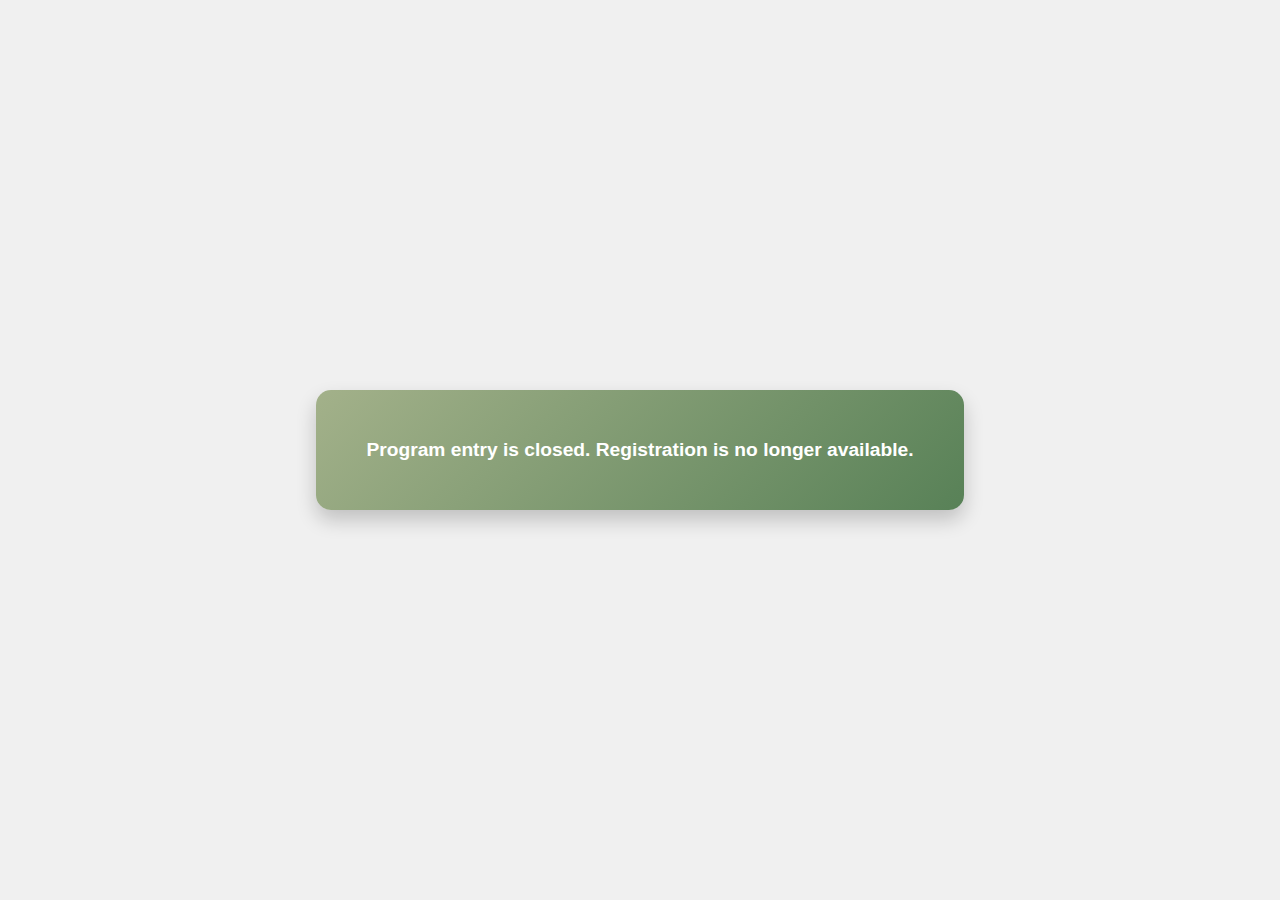
<file: index.html>
<!DOCTYPE html>
<html lang="en">
<head>
  <meta charset="UTF-8">
  <meta name="viewport" content="width=device-width, initial-scale=1.0">
  <title>Level Up Series – October Edition</title>
  <link href="https://fonts.googleapis.com/css2?family=Poppins:wght@400;600&display=swap" rel="stylesheet">
  <!-- <link rel="stylesheet" href="../styles/index.css"> -->
<style>
  body, html {
    height: 100%;
    margin: 0;
    font-family: Arial, sans-serif;
    display: flex;
    justify-content: center;
    align-items: center;
    background: #f0f0f0; /* optional page background */
  }

  .message-box {
    padding: 30px 50px;
    text-align: center;
    color: #fff;
    font-size: 1.2rem;
    font-weight: bold;
    border-radius: 15px;
    background: linear-gradient(135deg, #a3b18a, #588157);
    box-shadow: 0 10px 20px rgba(0,0,0,0.2);
  }
     @media (max-width: 600px) {
      .message-box {
        padding: 20px 10px;
      }
   }
</style>
</head>
<body>

<div class="message-box">
    <p>Program entry is closed. Registration is no longer available.</p>
</div>

  <!-- Hero / About Section -->
  <!-- <header>
    <h1 class="logo">growwithsana</h1>
    <h1>🌟 The Level-Up Series: October Edition 🌟</h1>
    <p><strong>Your month to reset, refocus, and rise.</strong></p>
    <p>Level-Up isn’t just another challenge—it’s a system designed to help you build clarity, discipline, and self-trust. Over the month, you’ll work on habits that actually stick, reflect on your progress, and step into a more focused, confident version of yourself.</p>
    <a href="form.html" class="join">Join Now</a>
  </header> -->

  <!-- About Section -->
  <!-- <section class="about-section">
    <h3>✨ What You’ll Get</h3>
   <section class="programPlans">
       <div class="plan">
          <h3>Level-Up Essentials</h3>
          <ul>
            <li>Goal-Setting Workshop</li>
            <li>Monthly Bullet Journaling Guide</li>
            <li>Weekly Reflection Sessions</li>
            <li>Month-End Review + Next Steps Plan</li>
            <li>Materials: Monthly Calendar + Habit Tracker</li>
            <li>Special focus on building a reading + journaling habit</li>
          </ul>
        </div>

        <div class="plan">
          <h3>Level-Up Intensive</h3>
          <p>Everything in Essentials, plus:</p>
          <ul>
            <li>Goal-Setting Workshop</li>
            <li>Monthly Bullet Journaling Guide</li>
            <li>Weekly Reflection Sessions</li>
            <li>Month-End Review + Next Steps Plan</li>
            <li>Materials: Monthly Calendar + Habit Tracker</li>
            <li>Special focus on building a reading + journaling habit</li>
            <li>Daily One-on-One WhatsApp Check-Ins</li>
            <li>Personalized Guidance & Accountability</li>
          </ul>
        </div>
   </section>

    <h3>🚀 Why Join?</h3>
    <p>This is your chance to take October seriously—no more drifting, no more excuses. With structured systems and consistent support, you’ll:</p>
    <ul>
      <li>✔ Build habits that last</li>
      <li>✔ Reflect, reset, and refocus weekly</li>
      <li>✔ Step into your most productive and disciplined self</li>
    </ul>

    <h3>💳 Payment & Plans</h3>
    <ul>
      <li>Level-Up Essentials – ₹399</li>
      <li>Level-Up Intensive – ₹499</li>
    </ul>

    <p>Once your payment is confirmed, you’ll get instant access to:</p>
    <ul>
      <li>All materials</li>
      <li>Session details</li>
      <li>Your onboarding steps</li>
    </ul>

    <p style="font-weight:600; text-align:center; margin-top:20px; font-size:1.1rem;">
      ✨ Let’s make October your most focused, productive, and disciplined month yet! ✨
    </p>
      <p style="text-align:center; margin:15px 0; font-size:1rem; color:#555;">
        👉 Click below to choose the program you want to join
      </p>
    <div class="joinButtons">
      <a href="form.html?program=essentials" class="join">Join Essentials</a>
      <a href="form.html?program=intensive" class="join">Join Intensive</a>
    </div>

  </section> -->

  


    <!-- Review / Testimonial Section -->
  <!-- <section class="reviewSection">
    <h2 style="text-align:center; margin-bottom:30px;">What People Say</h2>
    <div class="reviews">

      <div class="review-card">
        <p>"I've never lived my life this peacefully before. Small changes in routine and thought process added so much value. This month gave me the spirit to dream and believe I can do more, all because of this program ❤️"</p>
        <strong>---Anam</strong>
      </div>


      <div class="review-card">
        <p>"I'm doing good, alhamdulillah. Life feels balanced. Waking up early, reading, and giving 1 hour every day for deep work on my dream. Small steps are actually adding up 🌱💪"</p>
        <strong>---Husna</strong>
      </div>

      <div class="review-card">
        <p>"Life is going very well. I finally feel like I'm doing something for myself. I joined a camp and even a resin art workshop—things I’d been postponing. Also started reading books from your list, and I loved it 💖"</p>
        <strong>---Anamika</strong>
      </div>

      <div class="review-card">
        <p>"I’ve been able to follow through with the plan, and I can see a lot of changes. I’ve realized that if I take a decision strongly, I really can change my life on my own ✨💙"</p>
        <strong>---Sahla</strong>
      </div>

    </div>
  </section> -->


  <!-- Footer -->
  <!-- <footer>
    <h2 style="margin-bottom:15px; font-family:'Poppins', sans-serif; color:#4a7c59;">
      Grow With Sana
    </h2> -->

    <!-- Social Icons -->
    <!-- <div style="margin-bottom:15px; font-size:1.5rem;">
      <a href="https://www.instagram.com/growwith.sana/" target="_blank" style="text-decoration: none;">
        <img src="../assets/images/instagram (2).png" alt="Instagram">
      </a>
      <a href="https://www.youtube.com/@sana.binth.naseer" target="_blank" style="text-decoration: none;">
        <img src="../assets/images/youtube (2).png" alt="YouTube">
      </a>
      <a href="mailto:growwithsana.official@gmail.com" style="text-decoration: none;">
        <img src="../assets/images/email (2).png" alt="Email">
      </a>
    </div> -->

    <!-- Copyright -->
    <!-- <p style="font-size:0.9rem; color:#555;">© 2025 Grow With Sana | All Rights Reserved</p>
  </footer> -->



  <!-- <script>
    // Smooth scroll for anchor link
     document.querySelectorAll('a[href^="#"]').forEach(anchor => {
      anchor.addEventListener('click', function (e) {
        e.preventDefault();
        document.querySelector(this.getAttribute('href')).scrollIntoView({
          behavior: 'smooth'
        });
      });
    }); // Prevent right-click, but allow on input, textarea, and editable divs
    document.addEventListener('contextmenu', (event) => {
        const target = event.target;
        const allowedTags = ['INPUT', 'TEXTAREA'];
        
        if (!allowedTags.includes(target.tagName) && !target.isContentEditable) {
            event.preventDefault();
        }
    });

    document.addEventListener('keydown', (event) => {
        const target = event.target;
        const allowedTags = ['INPUT', 'TEXTAREA'];

        // Allow premium operations inside input and textarea
        if (allowedTags.includes(target.tagName) || target.isContentEditable) {
            return;
        }

        // Block F12, Ctrl+Shift+I, Ctrl+Shift+J, Ctrl+U
        if (
            event.keyCode === 123 || // F12
            (event.ctrlKey && event.shiftKey && (event.keyCode === 73 || event.keyCode === 74)) || // Ctrl+Shift+I or Ctrl+Shift+J
            (event.ctrlKey && event.keyCode === 85) // Ctrl+U
        ) {
            event.preventDefault();
        }
    });
  </script> -->
</body>
</html>
</file>
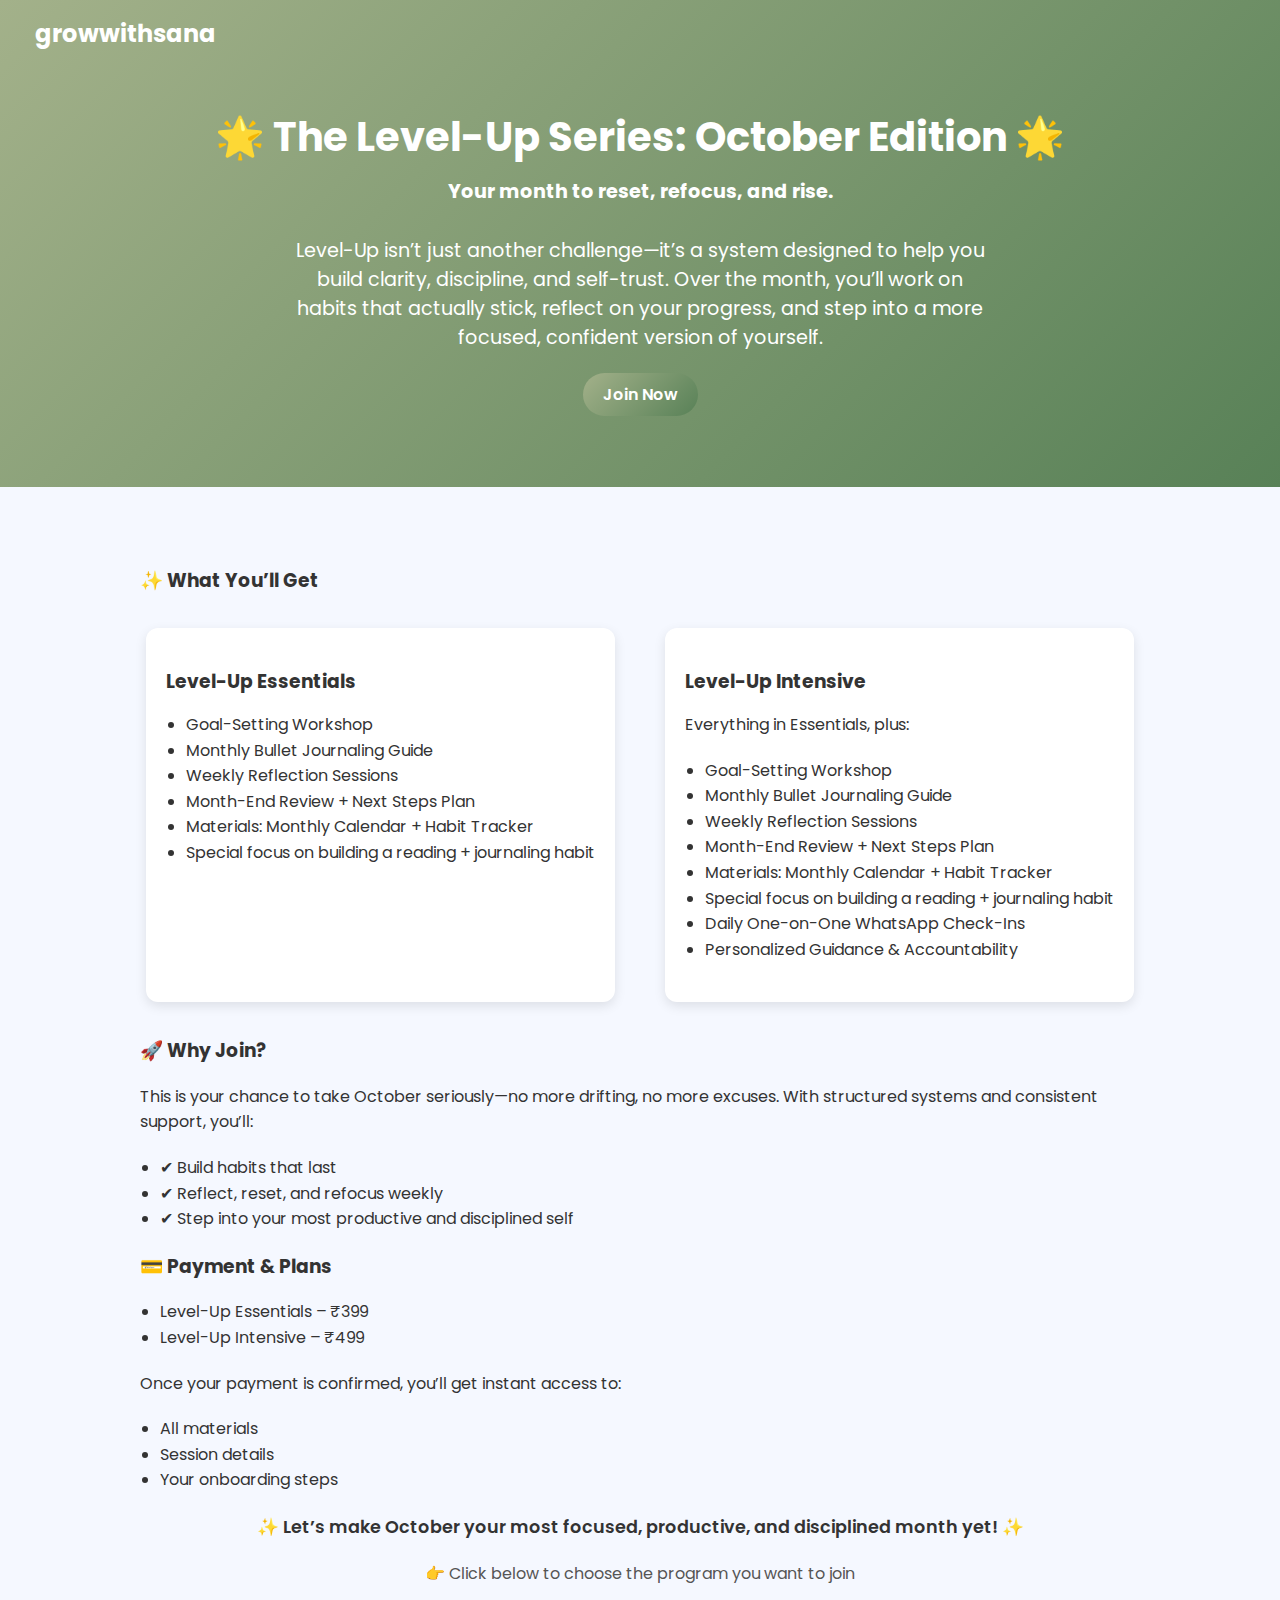
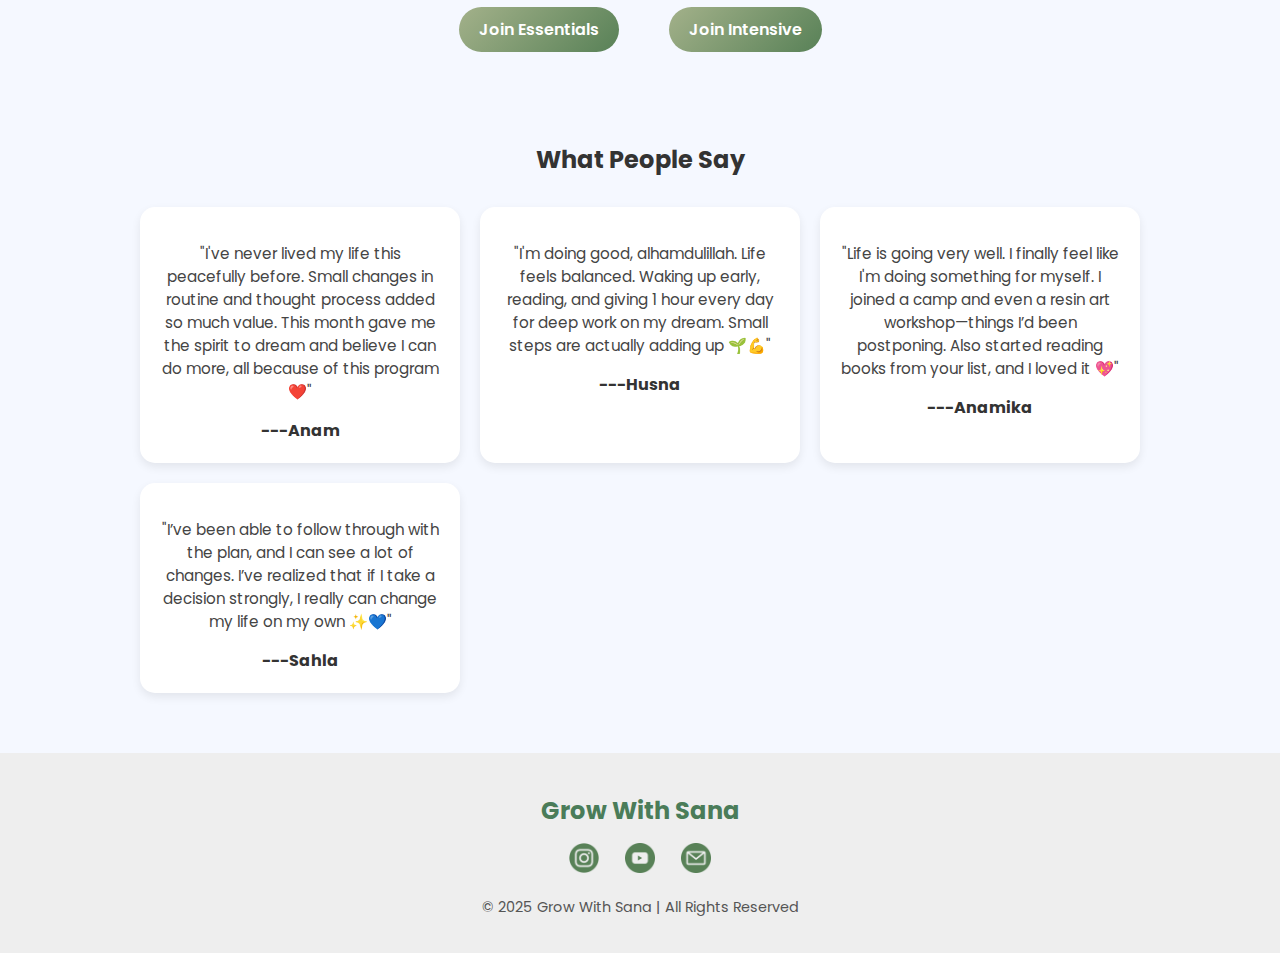
<file: templates/index.html>
<!DOCTYPE html>
<html lang="en">
<head>
  <meta charset="UTF-8">
  <meta name="viewport" content="width=device-width, initial-scale=1.0">
  <title>Level Up Series – October Edition</title>
  <link href="https://fonts.googleapis.com/css2?family=Poppins:wght@400;600&display=swap" rel="stylesheet">
  <link rel="stylesheet" href="../styles/index.css">
<!-- <style>
  body, html {
    height: 100%;
    margin: 0;
    font-family: Arial, sans-serif;
    display: flex;
    justify-content: center;
    align-items: center;
    background: #f0f0f0; /* optional page background */
  }

  .message-box {
    padding: 30px 50px;
    text-align: center;
    color: #fff;
    font-size: 1.2rem;
    font-weight: bold;
    border-radius: 15px;
    background: linear-gradient(135deg, #a3b18a, #588157);
    box-shadow: 0 10px 20px rgba(0,0,0,0.2);
  }
     @media (max-width: 600px) {
      .message-box {
        padding: 20px 10px;
      }
   }
</style> -->
</head>
<body>
<!-- 
<div class="message-box">
    <p>Program entry is closed. Registration is no longer available.</p>
</div> -->

  <!-- Hero / About Section -->
  <header>
    <h1 class="logo">growwithsana</h1>
    <h1>🌟 The Level-Up Series: October Edition 🌟</h1>
    <p><strong>Your month to reset, refocus, and rise.</strong></p>
    <p>Level-Up isn’t just another challenge—it’s a system designed to help you build clarity, discipline, and self-trust. Over the month, you’ll work on habits that actually stick, reflect on your progress, and step into a more focused, confident version of yourself.</p>
    <a href="form.html" class="join">Join Now</a>
  </header>

  <!-- About Section -->
  <section class="about-section">
    <h3>✨ What You’ll Get</h3>
   <section class="programPlans">
       <div class="plan">
          <h3>Level-Up Essentials</h3>
          <ul>
            <li>Goal-Setting Workshop</li>
            <li>Monthly Bullet Journaling Guide</li>
            <li>Weekly Reflection Sessions</li>
            <li>Month-End Review + Next Steps Plan</li>
            <li>Materials: Monthly Calendar + Habit Tracker</li>
            <li>Special focus on building a reading + journaling habit</li>
          </ul>
        </div>

        <div class="plan">
          <h3>Level-Up Intensive</h3>
          <p>Everything in Essentials, plus:</p>
          <ul>
            <li>Goal-Setting Workshop</li>
            <li>Monthly Bullet Journaling Guide</li>
            <li>Weekly Reflection Sessions</li>
            <li>Month-End Review + Next Steps Plan</li>
            <li>Materials: Monthly Calendar + Habit Tracker</li>
            <li>Special focus on building a reading + journaling habit</li>
            <li>Daily One-on-One WhatsApp Check-Ins</li>
            <li>Personalized Guidance & Accountability</li>
          </ul>
        </div>
   </section>

    <h3>🚀 Why Join?</h3>
    <p>This is your chance to take October seriously—no more drifting, no more excuses. With structured systems and consistent support, you’ll:</p>
    <ul>
      <li>✔ Build habits that last</li>
      <li>✔ Reflect, reset, and refocus weekly</li>
      <li>✔ Step into your most productive and disciplined self</li>
    </ul>

    <h3>💳 Payment & Plans</h3>
    <ul>
      <li>Level-Up Essentials – ₹399</li>
      <li>Level-Up Intensive – ₹499</li>
    </ul>

    <p>Once your payment is confirmed, you’ll get instant access to:</p>
    <ul>
      <li>All materials</li>
      <li>Session details</li>
      <li>Your onboarding steps</li>
    </ul>

    <p style="font-weight:600; text-align:center; margin-top:20px; font-size:1.1rem;">
      ✨ Let’s make October your most focused, productive, and disciplined month yet! ✨
    </p>
      <p style="text-align:center; margin:15px 0; font-size:1rem; color:#555;">
        👉 Click below to choose the program you want to join
      </p>
    <div class="joinButtons">
      <a href="form.html?program=essentials" class="join">Join Essentials</a>
      <a href="form.html?program=intensive" class="join">Join Intensive</a>
    </div>

  </section>

  


    <!-- Review / Testimonial Section -->
  <section class="reviewSection">
    <h2 style="text-align:center; margin-bottom:30px;">What People Say</h2>
    <div class="reviews">

      <div class="review-card">
        <p>"I've never lived my life this peacefully before. Small changes in routine and thought process added so much value. This month gave me the spirit to dream and believe I can do more, all because of this program ❤️"</p>
        <strong>---Anam</strong>
      </div>


      <div class="review-card">
        <p>"I'm doing good, alhamdulillah. Life feels balanced. Waking up early, reading, and giving 1 hour every day for deep work on my dream. Small steps are actually adding up 🌱💪"</p>
        <strong>---Husna</strong>
      </div>

      <div class="review-card">
        <p>"Life is going very well. I finally feel like I'm doing something for myself. I joined a camp and even a resin art workshop—things I’d been postponing. Also started reading books from your list, and I loved it 💖"</p>
        <strong>---Anamika</strong>
      </div>

      <div class="review-card">
        <p>"I’ve been able to follow through with the plan, and I can see a lot of changes. I’ve realized that if I take a decision strongly, I really can change my life on my own ✨💙"</p>
        <strong>---Sahla</strong>
      </div>

    </div>
  </section>


  <!-- Footer -->
  <footer>
    <h2 style="margin-bottom:15px; font-family:'Poppins', sans-serif; color:#4a7c59;">
      Grow With Sana
    </h2>

    <!-- Social Icons -->
    <div style="margin-bottom:15px; font-size:1.5rem;">
      <a href="https://www.instagram.com/growwith.sana/" target="_blank" style="text-decoration: none;">
        <img src="../assets/images/instagram (2).png" alt="Instagram">
      </a>
      <a href="https://www.youtube.com/@sana.binth.naseer" target="_blank" style="text-decoration: none;">
        <img src="../assets/images/youtube (2).png" alt="YouTube">
      </a>
      <a href="mailto:growwithsana.official@gmail.com" style="text-decoration: none;">
        <img src="../assets/images/email (2).png" alt="Email">
      </a>
    </div>

    <!-- Copyright -->
    <p style="font-size:0.9rem; color:#555;">© 2025 Grow With Sana | All Rights Reserved</p>
  </footer>



  <script>
    // Smooth scroll for anchor link
     document.querySelectorAll('a[href^="#"]').forEach(anchor => {
      anchor.addEventListener('click', function (e) {
        e.preventDefault();
        document.querySelector(this.getAttribute('href')).scrollIntoView({
          behavior: 'smooth'
        });
      });
    }); // Prevent right-click, but allow on input, textarea, and editable divs
    document.addEventListener('contextmenu', (event) => {
        const target = event.target;
        const allowedTags = ['INPUT', 'TEXTAREA'];
        
        if (!allowedTags.includes(target.tagName) && !target.isContentEditable) {
            event.preventDefault();
        }
    });

    document.addEventListener('keydown', (event) => {
        const target = event.target;
        const allowedTags = ['INPUT', 'TEXTAREA'];

        // Allow premium operations inside input and textarea
        if (allowedTags.includes(target.tagName) || target.isContentEditable) {
            return;
        }

        // Block F12, Ctrl+Shift+I, Ctrl+Shift+J, Ctrl+U
        if (
            event.keyCode === 123 || // F12
            (event.ctrlKey && event.shiftKey && (event.keyCode === 73 || event.keyCode === 74)) || // Ctrl+Shift+I or Ctrl+Shift+J
            (event.ctrlKey && event.keyCode === 85) // Ctrl+U
        ) {
            event.preventDefault();
        }
    });
  </script>
</body>
</html>
</file>
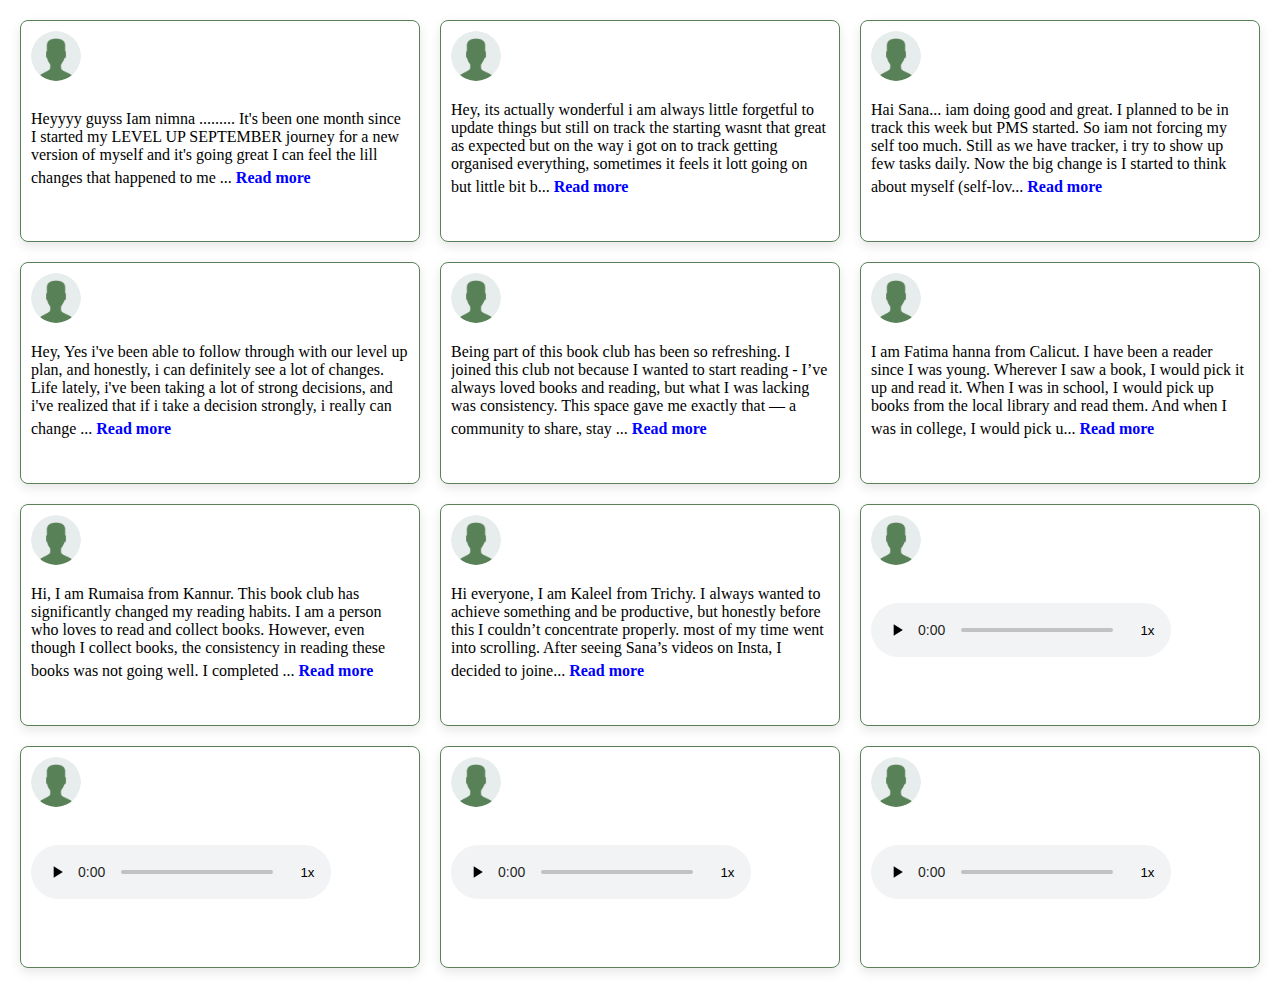
<file: feedback.html>
<!DOCTYPE html>
<html lang="en">
<head>
    <meta charset="UTF-8">
    <meta name="viewport" content="width=device-width, initial-scale=1.0">
    <title>Feedbacks</title>
    <link rel="stylesheet" href="feedback.css">
</head>
<body>
    <section class="boxContainer">

        <!-- 1st box-->
        <div class="boxes">
            <div class="boxTop">
                <div class="profileContainer">
                    <img src="male.png" alt="profile" class="profileImage">
                </div>
                <!-- <div class="profileDetails">
                    <strong class="profileName">Muhammed Sinan</strong>
                    <a href="#" class="profileID">@muhdsinan___</a>
                </div> -->
            </div>
            <div class="boxMiddle">
                <p class="profileFeedback">
                    Heyyyy guyss 
                        Iam nimna .........
                        It's been one month since I started my LEVEL UP SEPTEMBER journey for a new version of myself and it's going great I can feel the lill changes that happened to me
                        I finally decided to do something for myself and firstly I tried  a wheel of life and realised my weekpoints and decided the area's I need to focus on and for this month I choose personal growth 
                        and then I made it 
                        1️⃣specefic 
                        2️⃣Measurable 
                        3️⃣Attainable
                        4️⃣ Relevant 
                        5️⃣Time-Bounded 
                        Then I find out the action steps to focus to reach my goal and the possible obstacles and founded the solutions for that Then I started my journey..............
                        1️⃣ Wakeup before 6 
                        2️⃣Reading 20 minutes daily 
                        3️⃣Habit tracking 
                        4️⃣ Sapienism 
                        5️⃣ Gratitude journalling 
                        Reflexive journalling 
                        6️⃣physical win 
                        7️⃣ spiritual win
                        All this were the things I do consistently for a week and after that I started to break all the targets  one by one except Reading the only target  I did consistently was reading and I can proudly say that yes iam a reader 

                        ✅Habit tracking 
                        I found this habit tracking one of the most satisfying feeling it's the feeling of making progress it provides a clear evidence of my progress I tried my level best to keep the habit streak alive just like my snap streak i never missed twice if I miss one day I tried my level best to get back on track as quickly as possible 
                        Each measurement provides a little bit of evidence that iam moving in the right direction and a brief moment of immediate pleasure for a job well done🫶
                        ✅Level up 📚 club
                        I describe this book club as one of the best thing that happened this month it's really amazing to be a member of this book club all the guyss here is truly inspiring and I got a lot of insights and learned a lot from everyone as I mentioned above that the only target I did consistently was reading and that's because of the book club  all the guyss there give me the energy to complete my daily dose reading and the urge to post it on the group and I finished my 4 books of the month as l planned and iam really really happy for that it's the first tym in my life iam reading constantly for a month and I feel so proud of myself for completing my target 
                        1.Atomic habit ✅
                        2.Do epic shit ✅
                        3.Dopamine detox✅
                        4.Half girlfriend ✅
                        ✅Morning jogging
                        Here in delhi the morning walk at the kashmiri park feels like I found  home away from home the way all didi's dada's care for me the mandatory gossip sessions of the aunties all felt like am home moreover the positivity i gained at the morning
                        Even if I met with an accident and not able to continue jogging but the habit tracker motivated me and I started the yoga meditation within the limitations whatever happens I was not ready to stop the routine completely changed my mindset and iam really happy for the things happening around 

                        ✅ Sapienism 
                        The most exciting part of the day meeting a strange person a day and had a chit chat with that person making friends everywhere been  a social being as a first year student at delhi university everything feels so strange even the language culture sab alag alag hhe on behalf of this situation Sapienism gives a better understanding of the people around the culture everything 🫶

                        ✅Solo date
                        On of the best thing that l have ever done in my life and it's tooo long since I have been waiting for this solo date but I didn't gained that much self love or not conscious about the necessity of being into myself the solo journaling and reading date at lodhi garden gives me a new experience and realised the fact it's the best thing to treat yourself enjoy the vibe with yourself and keep growing 💗

                        Yeahhhhh...........
                        I have made this all work this month and l feels soo soo happy for myself founded a way new way to organize lyf and to moveon from all the hitting realities and to make myself proud and always happy in this journey of shaping myself I founded the truth that I can do all the things I want to do only thing matters effort consistency and the strong desire I just Started to enjoy the process that leads to my goal even if I attained it or not I will enjoy the process..........🫶
                        And it's all because of @growithsana🫶
                        You make me realise the fact that I can do all the things I wanted to you give me the spirit to go forward and it's all because of your mentorship Thankyouuu soo muchhh sanaa🫶
                

                        <span class="read-more">Read more</span>
                
                    </p>
            </div>
            <div class="boxBottom">
                <!-- <span class="feedbackActions">
                    <img src="unfav.png" alt="like" class="likeImage">
                </span> -->
                <!-- <span class="feedbackTime">
                    <p>08:10 PM | 23 March 2022</p>
                </span> -->
            </div>
        </div>



        <div class="boxes">
            <div class="boxTop">
                <div class="profileContainer">
                    <img src="male.png" alt="profile" class="profileImage">
                </div>
                <!-- <div class="profileDetails">
                    <strong class="profileName">Muhammed Sinan</strong>
                    <a href="#" class="profileID">@muhdsinan___</a>
                </div> -->
            </div>
            <div class="boxMiddle">
                <p class="profileFeedback">
                    Hey, its actually wonderful i am always little forgetful to update things but still on track the starting wasnt that great as expected but on the way i got on to track getting organised everything, sometimes it feels it lott going on but little bit by bit survived some days. Happy i did a decision to join this.
                
                
                     <span class="read-more">Read more</span>
                </p>
            </div>
            <div class="boxBottom">
                <!-- <span class="feedbackActions">
                    <img src="unfav.png" alt="like" class="likeImage">
                </span> -->
                <!-- <span class="feedbackTime">
                    <p>08:10 PM | 23 March 2022</p>
                </span> -->
            </div>
        </div>

        <!-- 2nd box-->
        <div class="boxes">
            <div class="boxTop">
                <div class="profileContainer">
                    <img src="male.png" alt="profile" class="profileImage">
                </div>
                <!-- <div class="profileDetails">
                    <strong class="profileName">Muhammed Sinan</strong>
                    <a href="#" class="profileID">@muhdsinan___</a>
                </div> -->
            </div>
            <div class="boxMiddle">
                <p class="profileFeedback">
                   Hai Sana... iam doing good and great. I planned to be in track this week but PMS started. So iam not forcing my self too much. Still as we have tracker, i try to show up few tasks daily. Now the big change is I started to think about myself (self-love) started focus on me than on others. Learned to be with me and more engaged with myself in a productive way. Thank you so much.
                
                
                
                     <span class="read-more">Read more</span>
                </p>
            </div>
            <div class="boxBottom">
                <!-- <span class="feedbackActions">
                    <img src="unfav.png" alt="like" class="likeImage">
                </span> -->
                <!-- <span class="feedbackTime">
                    <p>08:10 PM | 23 March 2022</p>
                </span> -->
            </div>
        </div>

        <!-- 3rd box-->
        <div class="boxes">
            <div class="boxTop">
                <div class="profileContainer">
                    <img src="male.png" alt="profile" class="profileImage">
                </div>
                <!-- <div class="profileDetails">
                    <strong class="profileName">Muhammed Sinan</strong>
                    <a href="#" class="profileID">@muhdsinan___</a>
                </div> -->
            </div>
            <div class="boxMiddle">
                <p class="profileFeedback">
                    Hey, Yes i've been able to follow through with our level up plan, and honestly, i can definitely see a lot of changes. Life lately, i've been taking a lot of strong decisions, and i've realized that if i take a decision strongly, i really can change my life on my own that's such a big thing for me. Also, yaa.. you are a beautiful stella that helped change my life, thank you.
           
                     <span class="read-more">Read more</span>
                    </p>
                </div>
            <div class="boxBottom">
                <!-- <span class="feedbackActions">
                    <img src="unfav.png" alt="like" class="likeImage">
                </span> -->
                <!-- <span class="feedbackTime">
                    <p>08:10 PM | 23 March 2022</p>
                </span> -->
            </div>
        </div>

        <!-- 4th box-->
        <div class="boxes">
            <div class="boxTop">
                <div class="profileContainer">
                    <img src="male.png" alt="profile" class="profileImage">
                </div>
                <!-- <div class="profileDetails">
                    <strong class="profileName">Muhammed Sinan</strong>
                    <a href="#" class="profileID">@muhdsinan___</a>
                </div> -->
            </div>
            <div class="boxMiddle">
                <p class="profileFeedback">
                    Being part of this book club has been so refreshing. I joined this club not because I wanted to start reading - I’ve always loved books and reading, but what I was lacking was consistency. This space gave me exactly that — a community to share, stay motivated, and grow together. Seeing the updates and reflections from other members really encourages us to pick up our books again and stay consistent.
                        Now having finished four books and starting fifth in just a month feels like a true achievement, and I’m so grateful for it. 
                        And Sana Honestly, the way you’ve created this space at such a young age is truly admirable.Thank you for all the effort you put in, it means a lot.✨

                        Here’s to spaces that makes us pause, reflect and grow.September felt lighter, brighter and more mindful!
                        Grateful for what you are doing Sana!!And Thank you everyone😇❤️
                
                     <span class="read-more">Read more</span>
                    </p>
            </div>
            <div class="boxBottom">
                <!-- <span class="feedbackActions">
                    <img src="unfav.png" alt="like" class="likeImage">
                </span> -->
                <!-- <span class="feedbackTime">
                    <p>08:10 PM | 23 March 2022</p>
                </span> -->
            </div>
        </div>


        <!-- 5th box-->
        <div class="boxes">
            <div class="boxTop">
                <div class="profileContainer">
                    <img src="male.png" alt="profile" class="profileImage">
                </div>
                <!-- <div class="profileDetails">
                    <strong class="profileName">Muhammed Sinan</strong>
                    <a href="#" class="profileID">@muhdsinan___</a>
                </div> -->
            </div>
            <div class="boxMiddle">
                <p class="profileFeedback">
                   I am Fatima hanna from Calicut. I have been a reader since I was young. Wherever I saw a book, I would pick it up and read it. When I was in school, I would pick up books from the local library and read them. And when I was in college, I would pick up books from the library and read them. I've been at home for about 8 months now because I am not feeling well. That's why I don't touch or read books very much. The main reason for that is that I don't have any books. I never even thought about buying my own books because I always got free books. I haven't read a book in about 8 months, so it's been very difficult to get back into reading, but this one book club helped get me back into reading. So I bought two books like mine. I also learned how we can romanticize book reading through this book club. Alhamdulillah I completed two books in this month. Now I am reading Third book of this month. The first book I read this month is Atomic habits, and second one പോരാളികളുടെ ദേശം, and now am reading മദീനയിലേക്ക് ഒരു പ്രണയലേഖനം.
                
                
                     <span class="read-more">Read more</span>
                </p>
            </div>
            <div class="boxBottom">
                <!-- <span class="feedbackActions">
                    <img src="unfav.png" alt="like" class="likeImage">
                </span> -->
                <!-- <span class="feedbackTime">
                    <p>08:10 PM | 23 March 2022</p>
                </span> -->
            </div>
        </div>



        <!-- 5th box-->
        <div class="boxes">
            <div class="boxTop">
                <div class="profileContainer">
                    <img src="male.png" alt="profile" class="profileImage">
                </div>
                <!-- <div class="profileDetails">
                    <strong class="profileName">Muhammed Sinan</strong>
                    <a href="#" class="profileID">@muhdsinan___</a>
                </div> -->
            </div>
            <div class="boxMiddle">
                <p class="profileFeedback">
                   Hi, I am Rumaisa from Kannur. This book club has significantly changed my reading habits. I am a person who loves to read and collect books. However, even though I collect books, the consistency in reading these books was not going well. I completed a book in 5 months. I tried to complete it quickly, but somehow I couldn't do that.
But this community made me a consistent reader. Now I read every day by spending one hour; I make time for reading. All these are because of the motivation from Sana and everyone in this community. 
Alhamdulillah😇, I completed 2 books this month, Atomic Habits and Kadeeja, and currently I am reading Before the Coffee Gets Cold, and I have also started to read Forty Rules of Love. 
It's a big achievement for me. Thank you very much, Sana, and everyone.🌝❤️
                
 <span class="read-more">Read more</span>

</p>
            </div>
            <div class="boxBottom">
                <!-- <span class="feedbackActions">
                    <img src="unfav.png" alt="like" class="likeImage">
                </span> -->
                <!-- <span class="feedbackTime">
                    <p>08:10 PM | 23 March 2022</p>
                </span> -->
            </div>
        </div>



        <!-- 5th box-->
        <div class="boxes">
            <div class="boxTop">
                <div class="profileContainer">
                    <img src="male.png" alt="profile" class="profileImage">
                </div>
                <!-- <div class="profileDetails">
                    <strong class="profileName">Muhammed Sinan</strong>
                    <a href="#" class="profileID">@muhdsinan___</a>
                </div> -->
            </div>
            <div class="boxMiddle">
                <p class="profileFeedback">
                   Hi everyone, I am Kaleel from Trichy. I always wanted to achieve something and be productive, but honestly before this I couldn’t concentrate properly. most of my time went into scrolling.
      After seeing Sana’s videos on Insta, I decided to joined a book club. Something really changed. I got inspired to start reading books and slowly began my reading journey. I also learned how to do things independently without depending too much on others. Joining this group has given me self-improvement and a community of like minded people.
     I haven’t fully completed a book yet, but I’m reading in parallel A Man Called Ove, Atomic Habits and Days at the Morisaki Bookshop. These books have already brought many small lifestyle changes, and now whenever I get free time in class, I read. It feels very different and really good for me.

Thank you  Sana ❤️
               

                     <span class="read-more">Read more</span>
</p>
            </div>
            <div class="boxBottom">
                <!-- <span class="feedbackActions">
                    <img src="unfav.png" alt="like" class="likeImage">
                </span> -->
                <!-- <span class="feedbackTime">
                    <p>08:10 PM | 23 March 2022</p>
                </span> -->
            </div>
        </div>





        <!-- 6th box-->
        <div class="boxes">
            <div class="boxTop">
                <div class="profileContainer">
                    <img src="male.png" alt="profile" class="profileImage">
                </div>
                <!-- <div class="profileDetails">
                    <strong class="profileName">Muhammed Sinan</strong>
                    <a href="#" class="profileID">@muhdsinan___</a>
                </div> -->
            </div>
            <div class="boxMiddle">
                <p class="profileFeedback">
                   <audio controls controlsList="nodownload noplaybackrate novolume" class="myAudio">
                    <source src="audio1.ogg" type="audio/ogg">
                    Your browser does not support the audio element.
                    </audio>

                    <!-- WhatsApp style speed button -->
                    <button class="speedBtn">1x</button>


                </p>
            </div>
            <div class="boxBottom">
                <!-- <span class="feedbackActions">
                    <img src="unfav.png" alt="like" class="likeImage">
                </span> -->
                <!-- <span class="feedbackTime">
                    <p>08:10 PM | 23 March 2022</p>
                </span> -->
            </div>
        </div>
        <!-- 6th box-->
        <div class="boxes">
            <div class="boxTop">
                <div class="profileContainer">
                    <img src="male.png" alt="profile" class="profileImage">
                </div>
                <!-- <div class="profileDetails">
                    <strong class="profileName">Muhammed Sinan</strong>
                    <a href="#" class="profileID">@muhdsinan___</a>
                </div> -->
            </div>
            <div class="boxMiddle">
                <p class="profileFeedback">
                   <audio controls controlsList="nodownload noplaybackrate novolume" class="myAudio">
                    <source src="audio2.ogg" type="audio/ogg">
                    Your browser does not support the audio element.
                    </audio>

                    <!-- WhatsApp style speed button -->
                    <button class="speedBtn">1x</button>


                </p>
            </div>
            <div class="boxBottom">
                <!-- <span class="feedbackActions">
                    <img src="unfav.png" alt="like" class="likeImage">
                </span> -->
                <!-- <span class="feedbackTime">
                    <p>08:10 PM | 23 March 2022</p>
                </span> -->
            </div>
        </div>
        <!-- 6th box-->
        <div class="boxes">
            <div class="boxTop">
                <div class="profileContainer">
                    <img src="male.png" alt="profile" class="profileImage">
                </div>
                <!-- <div class="profileDetails">
                    <strong class="profileName">Muhammed Sinan</strong>
                    <a href="#" class="profileID">@muhdsinan___</a>
                </div> -->
            </div>
            <div class="boxMiddle">
                <p class="profileFeedback">
                   <audio controls controlsList="nodownload noplaybackrate novolume" class="myAudio">
                    <source src="audio3.ogg" type="audio/ogg">
                    Your browser does not support the audio element.
                    </audio>

                    <!-- WhatsApp style speed button -->
                    <button class="speedBtn">1x</button>


                </p>
            </div>
            <div class="boxBottom">
                <!-- <span class="feedbackActions">
                    <img src="unfav.png" alt="like" class="likeImage">
                </span> -->
                <!-- <span class="feedbackTime">
                    <p>08:10 PM | 23 March 2022</p>
                </span> -->
            </div>
        </div>
        <!-- 6th box-->
        <div class="boxes">
            <div class="boxTop">
                <div class="profileContainer">
                    <img src="male.png" alt="profile" class="profileImage">
                </div>
                <!-- <div class="profileDetails">
                    <strong class="profileName">Muhammed Sinan</strong>
                    <a href="#" class="profileID">@muhdsinan___</a>
                </div> -->
            </div>
            <div class="boxMiddle">
                <p class="profileFeedback">
                   <audio controls controlsList="nodownload noplaybackrate novolume" class="myAudio">
                    <source src="audio4.ogg" type="audio/ogg">
                    Your browser does not support the audio element.
                    </audio>

                    <!-- WhatsApp style speed button -->
                    <button class="speedBtn">1x</button>


                </p>
            </div>
            <div class="boxBottom">
                <!-- <span class="feedbackActions">
                    <img src="unfav.png" alt="like" class="likeImage">
                </span> -->
                <!-- <span class="feedbackTime">
                    <p>08:10 PM | 23 March 2022</p>
                </span> -->
            </div>
        </div>
    </section>


<style>
.boxMiddle {
    max-height: 150px; /* initial collapsed height */
    overflow: hidden;
    position: relative;
}

.boxMiddle.expanded {
    max-height: 400px; /* or any height that allows scrolling */
    overflow-y: auto; /* enable vertical scroll */
}

.read-more {
    display: inline-block;
    margin-top: 5px;
    color: blue;
    cursor: pointer;
    font-weight: bold;
}
</style>

<script>
document.querySelectorAll('.boxes').forEach(box => {
    const p = box.querySelector('.profileFeedback');
    const textOnly = p.textContent.trim();

    if(textOnly.length > 250){
        const shortText = textOnly.slice(0, 250) + '...';
        p.innerHTML = `
            <span class="short-text">${shortText}</span>
            <span class="read-more">Read more</span>
        `;

        const btn = p.querySelector('.read-more');
        btn.addEventListener('click', () => {
            box.querySelector('.boxMiddle').classList.add('expanded');
            const shortSpan = p.querySelector('.short-text');
            if(shortSpan) {
                shortSpan.textContent = textOnly; // replace only the short span
            }
            btn.remove(); // remove the read more button
        });
    }
});

</script>



    
   <script>
       document.querySelectorAll('.boxes').forEach(box => {
    const audio = box.querySelector('.myAudio');
    const speedBtn = box.querySelector('.speedBtn');
    if(!audio || !speedBtn) return;

    const speeds = [1, 1.5, 2];
    let currentIndex = 0;

    speedBtn.addEventListener("click", () => {
        currentIndex = (currentIndex + 1) % speeds.length;
        audio.playbackRate = speeds[currentIndex];
        speedBtn.textContent = speeds[currentIndex] + "x";
    });

    audio.volume = 1.0;
    audio.addEventListener("volumechange", () => {
        if (audio.volume !== 1.0) audio.volume = 1.0;
    });
});


    </script>
</body>
</html>
</file>
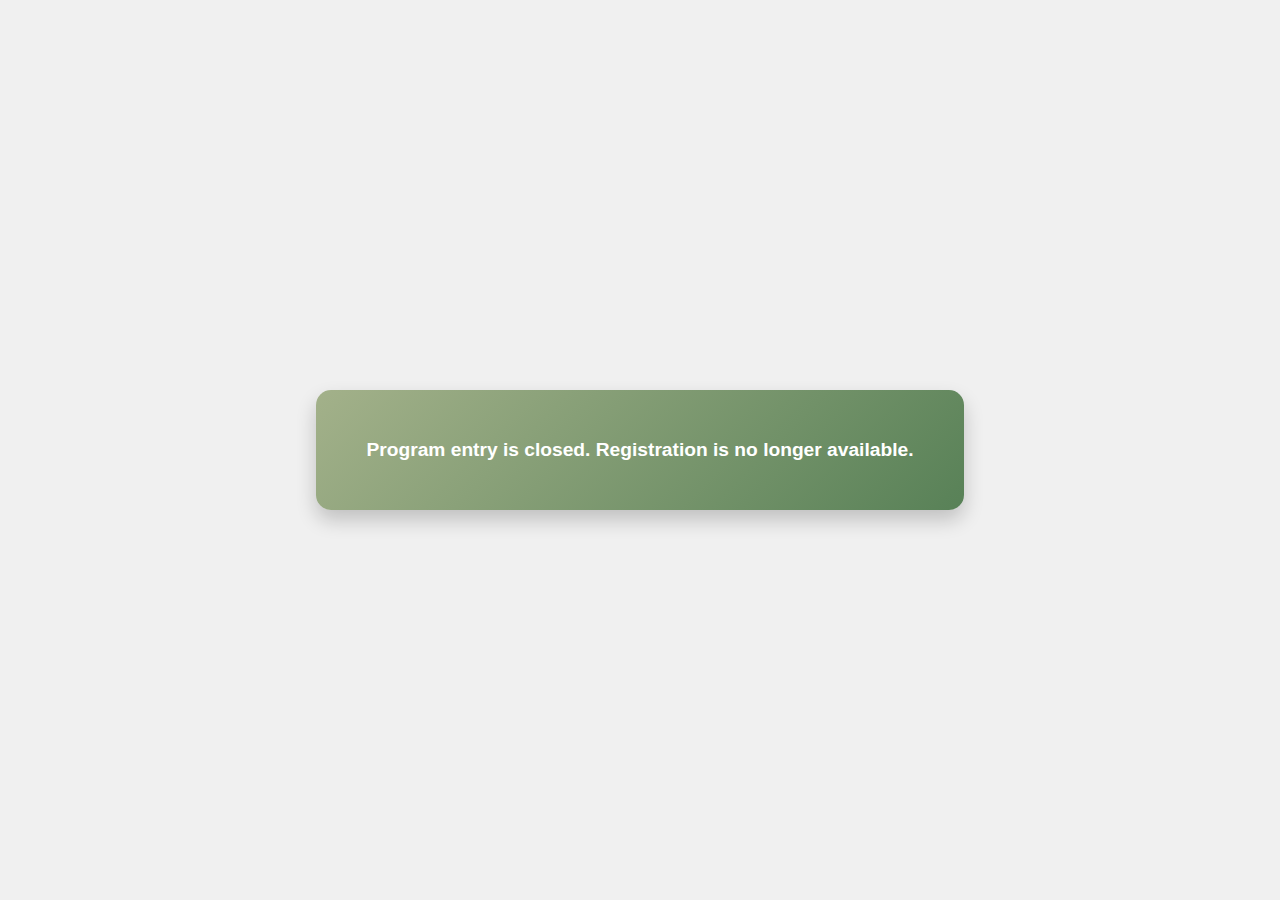
<file: form.html>
<!DOCTYPE html>
<html lang="en">
<head>
  <meta charset="UTF-8">
  <meta name="viewport" content="width=device-width, initial-scale=1.0">
  <title>Level Up Series – Registration</title>
  <!-- <link rel="stylesheet" href="../styles/form.css"> -->
<style>
  body, html {
    height: 100%;
    margin: 0;
    font-family: Arial, sans-serif;
    display: flex;
    justify-content: center;
    align-items: center;
    background: #f0f0f0; /* optional page background */
  }

  .message-box {
    padding: 30px 50px;
    text-align: center;
    color: #fff;
    font-size: 1.2rem;
    font-weight: bold;
    border-radius: 15px;
    background: linear-gradient(135deg, #a3b18a, #588157);
    box-shadow: 0 10px 20px rgba(0,0,0,0.2);
  }
     @media (max-width: 600px) {
      .message-box {
        padding: 20px 10px;
      }
   }
</style>
</head>
<body>

<div class="message-box">
    <p>Program entry is closed. Registration is no longer available.</p>
</div>

    <!-- Payment Section -->
    <!-- <section id="paymentSection">
      <div class="payment-section">
        <h2>Step 1: Select Your Program & Make Payment</h2> -->

        <!-- Program Selection -->
        <!-- <div class="program-options">
          <label class="program-card">
            <input type="radio" name="program" value="399" data-name="Level-Up Essentials" checked>
            Level-Up Essentials<br>(₹399)
          </label>
          <label class="program-card">
            <input type="radio" name="program" value="499" data-name="Level-Up Intensive">
            Level-Up Intensive<br>(₹499)
          </label>
        </div> -->

        <!-- Bank Transfer Info -->
        <!-- <p>Please make the payment to the following bank account:</p>
        <div class="bank-details" style="margin:15px 0; padding:15px; border:1px solid #ccc; border-radius:10px; background:#f9f9f9;">
          <p>
            <strong>Account Number:</strong> 
            <span id="accountNumber">42364460586</span>
            <button class="copy-btn" data-copy-target="accountNumber">Copy</button>
          </p>
          <p>
            <strong>IFSC Code:</strong> 
            <span id="ifscCode">SBIN0070199</span>
            <button class="copy-btn" data-copy-target="ifscCode">Copy</button>
          </p>
          <p><strong>Bank:</strong> State Bank of India</p>
        </div>
        <p class="hint"><strong>After your payment, click the "Done Payment" button below.</strong></p> -->

        <!-- Fee Display -->
        <!-- <p id="feeDisplay" class="fee-display"></p>

        <p class="note">⚠️ First pay to this account, then fill the form below.  
        Provide either the <strong>payment screenshot</strong> OR <strong>Transaction ID</strong>.</p> -->

        <!-- Done Payment Button -->
        <!-- <button id="doneBtn" class="done-btn">✅ Done Payment</button>
      </div>
    </section> -->


    <!-- Registration Form Section -->
    <!-- Registration Form Section -->
  <!-- <section>
    <div class="form-container" id="formContainer">
      <h2>Register Now</h2>
      <form id="regForm">
        <input type="text" placeholder="Name*" required>
        <input type="number" placeholder="Age*" required>
        <input type="tel" placeholder="Phone Number*" required>
        <input type="email" placeholder="Email*" required> -->

        <!-- readonly program field -->
        <!-- <input id="programInput" type="text" placeholder="Selected Program*" readonly required>

        <input type="text" placeholder="Instagram ID*" required> -->


        <!-- Screenshot or Transaction ID -->
        <!-- <div class="payment-proof">
          <p>Upload screenshot of payment done OR provide Transaction ID of payment</p>
          <div class="payment-row">
            <div id="screenshotWrapper">
              <input type="file" id="screenshot" accept="image/*">
              <div id="screenshotPreview" style="display: none; position: relative; margin-top: 10px;">
                <img id="previewImg" src="" alt="Screenshot Preview" 
                    style="width: 100%; height: 100%; object-fit: cover; border-radius: 10px; border: 2px solid #ccc; padding: 5px;">
                <button id="deleteScreenshot" 
                        style="position: absolute; top: -20px; right: -20px; background: #e63946; color: white; border: none; border-radius: 50%; width: 25px; height: 25px; cursor: pointer; display:flex; justify-content: center; align-items: center; font-size: 20px;">×</button>
              </div>
            </div>
            <input type="text" id="txnId" placeholder="Transaction ID">
          </div>
        </div>
        <button type="submit">Submit</button>
      </form> -->

      <!-- Back to Payment Button -->
      <!-- <button id="backToPaymentBtn" 
              style="margin-top:15px; padding:12px 20px; background:#555; color:white; border:none; border-radius:10px; cursor:pointer;">
        🔙 Back to Payment
      </button>
    </div>
  </section> -->

<!-- Loader -->
<!-- <div id="loader" style="display:none; position:fixed; top:0; left:0; width:100%; height:100%; 
     background:rgba(0,0,0,0.5);  justify-content:center; align-items:center; z-index:9999;">
  <div style="border: 8px solid #f3f3f3; border-top: 8px solid #588157; border-radius:50%; width:60px; height:60px; animation: spin 1s linear infinite;"></div>
</div> -->

<!-- Success Message -->
<!-- <div id="successMessage">
  <h2>✅ Your request has been successfully submitted!</h2>
  <p>Our team will connect with you through WhatsApp shortly.</p>
  <button id="closeSuccess">OK</button>
</div>

<style>
@keyframes spin {
  0% { transform: rotate(0deg); }
  100% { transform: rotate(360deg); }
}
</style> -->

<!-- <script src="https://cdn.jsdelivr.net/npm/@emailjs/browser@4/dist/email.min.js"></script>
<script>
   (function() {
      emailjs.init("H5O8Mnk_IWGOAkzyq"); // ⚠️ Replace with your actual Public Key
   })();
</script>



  <script>
    // const qrCode = document.getElementById("qrCode");
    const feeDisplay = document.getElementById("feeDisplay");
    const programOptions = document.querySelectorAll(".program-card input");
    // const upiId = document.getElementById("upiId").innerText;
    const programInput = document.getElementById("programInput");

    const screenshot = document.getElementById("screenshot");
    const txnId = document.getElementById("txnId");

    const paymentSection = document.getElementById("paymentSection");
    const formContainer = document.getElementById("formContainer");
    const doneBtn = document.getElementById("doneBtn");

    let selectedAmount = null;

    // Handle program selection
    programOptions.forEach(option => {
      option.addEventListener("change", () => {
        updateProgram(option);
      });
    });

function updateProgram(option) {
  selectedAmount = option.value;
  const programName = option.getAttribute("data-name");
  feeDisplay.textContent = "Fee: ₹" + selectedAmount;
  programInput.value = programName + " (₹" + selectedAmount + ")";

  // Highlight selected card
  document.querySelectorAll(".program-card").forEach(card => card.classList.remove("selected"));
  option.parentElement.classList.add("selected");

  // 🔥 Update URL param without reload
  const programSlug = (selectedAmount === "399") ? "essentials" : "intensive";
  const newUrl = `${window.location.pathname}?program=${programSlug}`;
  history.replaceState(null, "", newUrl);
}



    // Default select Essentials program on load
    // const defaultOption = document.querySelector('.program-card input:checked');
    // if (defaultOption) {
    //   updateProgram(defaultOption);
    // }

    // Copy UPI with button state change
    // const copyBtn = document.getElementById("copyBtn");
    // const upiText = document.getElementById("upiText");
    // copyBtn.addEventListener("click", () => {
    //   navigator.clipboard.writeText(upiText.value).then(() => {
    //     copyBtn.textContent = "Copied";
    //     copyBtn.disabled = true;
    //     setTimeout(() => {
    //       copyBtn.textContent = "Copy";
    //       copyBtn.disabled = false;
    //     }, 3000);
    //   }).catch(err => console.error("Copy failed", err));
    // });

    // Show form when payment done
    doneBtn.addEventListener("click", () => {
      paymentSection.style.display = "none";
      formContainer.style.display = "block";
    });

    // Screenshot + Transaction ID logic
    const screenshotPreview = document.getElementById("screenshotPreview");
    const previewImg = document.getElementById("previewImg");
    const deleteScreenshot = document.getElementById("deleteScreenshot");

    screenshot.addEventListener("change", () => {
      if (screenshot.files && screenshot.files[0]) {
        const reader = new FileReader();
        reader.onload = (e) => {
          previewImg.src = e.target.result;
          screenshotPreview.style.display = "block";
          screenshot.style.display = "none";
          txnId.style.display = "none";
        };
        reader.readAsDataURL(screenshot.files[0]);
      }
    });

    deleteScreenshot.addEventListener("click", () => {
      screenshot.value = "";
      screenshotPreview.style.display = "none";
      screenshot.style.display = "block";
      txnId.style.display = "block";
    });

    txnId.addEventListener("input", () => {
      if (txnId.value.trim() !== "") {
        screenshotWrapper.style.display = "none";
      } else {
        screenshotWrapper.style.display = "block";
      }
    });

const loader = document.getElementById("loader");
const successMessage = document.getElementById("successMessage");
const closeSuccess = document.getElementById("closeSuccess");

document.getElementById("regForm").addEventListener("submit", async (e) => {
  e.preventDefault();

  if (txnId.value.trim() === "" && screenshot.files.length === 0) {
    alert("Please provide either Transaction ID or Payment Screenshot.");
    return;
  }

  // Show loader
  loader.style.display = "flex";

  // Convert image to Base64 if provided
  let photoBase64 = "";
  let photoName = "";
  if (screenshot.files.length > 0) {
    const file = screenshot.files[0];
    photoName = file.name;
    const reader = new FileReader();
    photoBase64 = await new Promise((resolve) => {
      reader.onload = () => resolve(reader.result);
      reader.readAsDataURL(file);
    });
  }

  const formData = {
    name: document.querySelector('input[placeholder="Name*"]').value,
    age: document.querySelector('input[placeholder="Age*"]').value,
    phone: document.querySelector('input[placeholder="Phone Number*"]').value,
    email: document.querySelector('input[placeholder="Email*"]').value,
    program: programInput.value,
    instagram: document.querySelector('input[placeholder="Instagram ID*"]').value,
    transactionId: txnId.value,
    photo: photoBase64,
    photoName: photoName
  };

  try {
    const res = await fetch("https://script.google.com/macros/s/AKfycbwa6q-C-wfcuOQtJYEpM2SLC630Gcm0A-KecmLKa27h6T3WksdECplBoihnhAnLwdiH/exec", {
      method: "POST",
      body: JSON.stringify(formData),
      headers: { "Content-Type": "application/json" },
      mode: "no-cors"
    });

    // Hide loader
    loader.style.display = "none";

    // Show success message
    successMessage.style.display = "block";

    emailjs.send("service_bezo338", "template_z5ppyei", {
      name: formData.name,
      email: formData.email,
      program: formData.program,
      message: `Hi ${formData.name}, 
      Your request for ${formData.program} has been successfully submitted. 🎉 
      We will check and share updates with you soon. 🚀`
    })

    // Reset form
    document.getElementById("regForm").reset();
    programInput.value = formData.program;

  } catch (err) {
    loader.style.display = "none";
    console.error("Error:", err);
    alert("❌ Something went wrong. Try again.");
  }
});

// Close success message
closeSuccess.addEventListener("click", () => {
   window.location.href = "index.html";
});




      const backToPaymentBtn = document.getElementById("backToPaymentBtn");

      backToPaymentBtn.addEventListener("click", () => {
        formContainer.style.display = "none";
        paymentSection.style.display = "block";
      });



      // Pre-select program based on URL param
const urlParams = new URLSearchParams(window.location.search);
const selectedProgram = urlParams.get("program");

let optionToSelect;
if (selectedProgram === "essentials") {
  optionToSelect = document.querySelector('.program-card input[value="399"]');
} else if (selectedProgram === "intensive") {
  optionToSelect = document.querySelector('.program-card input[value="499"]');
}

// If URL param matches → select that, else default Essentials
if (optionToSelect) {
  optionToSelect.checked = true;
  updateProgram(optionToSelect);
} else {
  const defaultOption = document.querySelector('.program-card input[value="399"]');
  defaultOption.checked = true;
  updateProgram(defaultOption);
}





 // Prevent right-click, but allow on input, textarea, and editable divs
    document.addEventListener('contextmenu', (event) => {
        const target = event.target;
        const allowedTags = ['INPUT', 'TEXTAREA'];
        
        if (!allowedTags.includes(target.tagName) && !target.isContentEditable) {
            event.preventDefault();
        }
    });

    document.addEventListener('keydown', (event) => {
        const target = event.target;
        const allowedTags = ['INPUT', 'TEXTAREA'];

        // Allow premium operations inside input and textarea
        if (allowedTags.includes(target.tagName) || target.isContentEditable) {
            return;
        }

        // Block F12, Ctrl+Shift+I, Ctrl+Shift+J, Ctrl+U
        if (
            event.keyCode === 123 || // F12
            (event.ctrlKey && event.shiftKey && (event.keyCode === 73 || event.keyCode === 74)) || // Ctrl+Shift+I or Ctrl+Shift+J
            (event.ctrlKey && event.keyCode === 85) // Ctrl+U
        ) {
            event.preventDefault();
        }
    });


    document.querySelectorAll(".copy-btn").forEach(btn => {
  btn.addEventListener("click", () => {
    const targetId = btn.getAttribute("data-copy-target");
    const textToCopy = document.getElementById(targetId).innerText;

    navigator.clipboard.writeText(textToCopy).then(() => {
      const originalText = btn.textContent;
      btn.textContent = "Copied";
      btn.disabled = true;

      setTimeout(() => {
        btn.textContent = originalText;
        btn.disabled = false;
      }, 3000);
    }).catch(err => {
      console.error("Copy failed: ", err);
      alert("Failed to copy text.");
    });
  });
});

  </script> -->

</body>
</html>
</file>
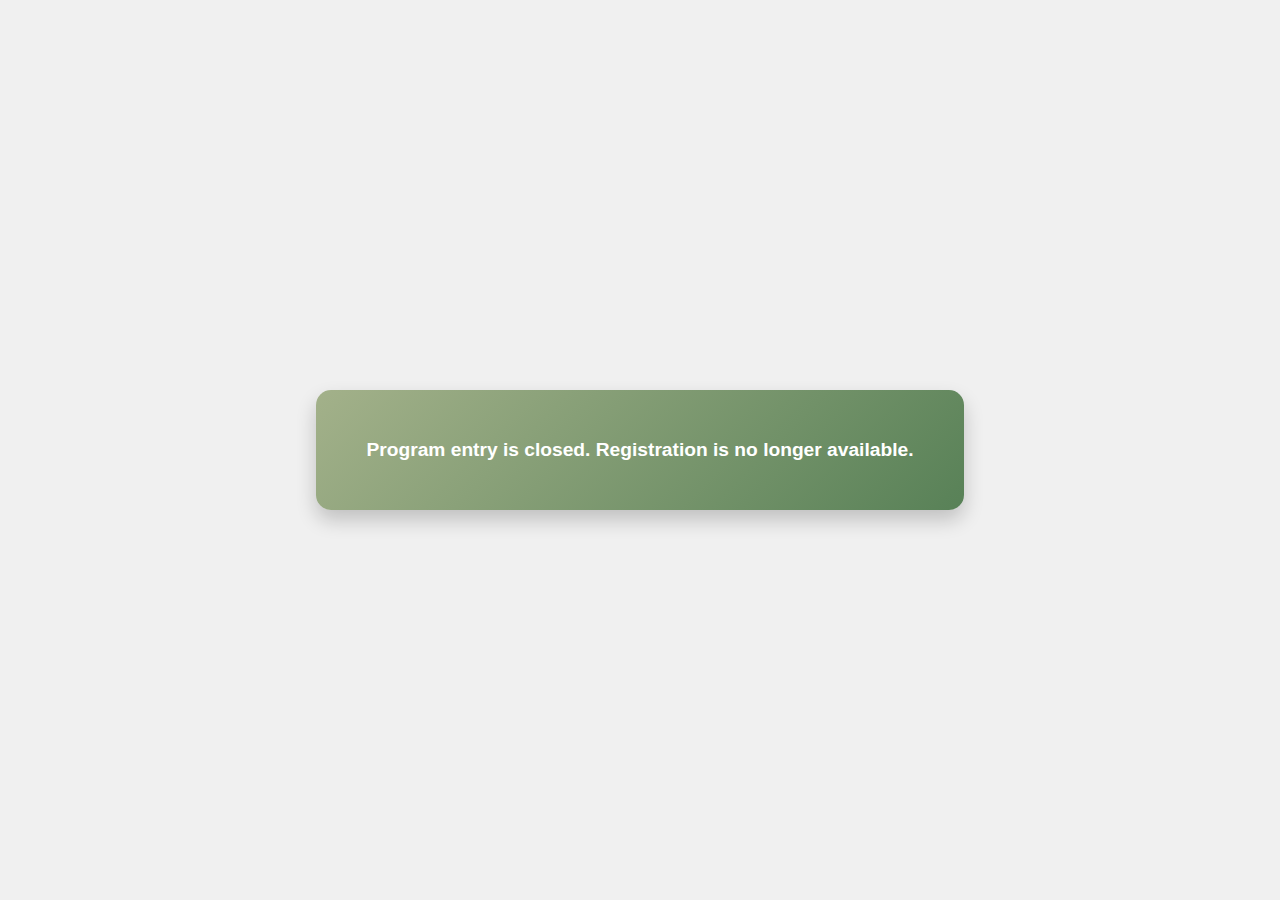
<file: join.html>
<!DOCTYPE html>
<html lang="en">
<head>
  <meta charset="UTF-8">
  <meta name="viewport" content="width=device-width, initial-scale=1.0">
  <title>Level Up Series – Registration</title>
  <!-- <link rel="stylesheet" href="../styles/form.css"> -->
<style>
  body, html {
    height: 100%;
    margin: 0;
    font-family: Arial, sans-serif;
    display: flex;
    justify-content: center;
    align-items: center;
    background: #f0f0f0; /* optional page background */
  }

  .message-box {
    padding: 30px 50px;
    text-align: center;
    color: #fff;
    font-size: 1.2rem;
    font-weight: bold;
    border-radius: 15px;
    background: linear-gradient(135deg, #a3b18a, #588157);
    box-shadow: 0 10px 20px rgba(0,0,0,0.2);
  }
     @media (max-width: 600px) {
      .message-box {
        padding: 20px 10px;
      }
   }
</style>
</head>
<body>

<div class="message-box">
    <p>Program entry is closed. Registration is no longer available.</p>
</div>

    <!-- Payment Section -->
     <!-- <section id="paymentSection">
      <div class="payment-section">
        <h2>Form for previous month’s participants</h2> -->

        <!-- Program Selection -->
        <!-- <div class="program-options">
          <label class="program-card">
            <input type="radio" name="program" value="299" data-name="  previou-participants-Level-Up Essentials" checked>
            Level-Up Essentials<br>(₹299)
          </label>
          <label class="program-card">
            <input type="radio" name="program" value="299" data-name=" previou-participants-Level-Up Intensive">
            Level-Up Intensive<br>(₹299)
          </label>
        </div> -->

         <!-- Bank Transfer Info -->
        <!-- <p>Please make the payment to the following bank account:</p>
         <div class="bank-details" style="margin:15px 0; padding:15px; border:1px solid #ccc; border-radius:10px; background:#f9f9f9;">
          <p>
            <strong>Account Number:</strong> 
            <span id="accountNumber">42364460586</span>
            <button class="copy-btn" data-copy-target="accountNumber">Copy</button>
          </p>
          <p>
            <strong>IFSC Code:</strong> 
            <span id="ifscCode">SBIN0070199</span>
            <button class="copy-btn" data-copy-target="ifscCode">Copy</button>
          </p>
          <p><strong>Bank:</strong> State Bank of India</p>
        </div>
        <p class="hint"><strong>After your payment, click the "Done Payment" button below.</strong></p> -->

        <!-- Fee Display -->
        <!-- <p id="feeDisplay" class="fee-display"></p>

        <p class="note">⚠️ First pay to this, then fill the form below.  
        Provide either the <strong>payment screenshot</strong> OR <strong>Transaction ID</strong>.</p> -->

        <!-- Done Payment Button -->
        <!-- <button id="doneBtn" class="done-btn">✅ Done Payment</button>
      </div>
    </section> -->

    <!-- Registration Form Section -->
    <!-- Registration Form Section -->
  <!-- <section>
    <div class="form-container" id="formContainer">
      <h2>Register Now</h2>
      <form id="regForm">
        <input type="text" placeholder="Name*" required>
        <input type="number" placeholder="Age*" required>
        <input type="tel" placeholder="Phone Number*" required>
        <input type="email" placeholder="Email*" required> -->

        <!-- readonly program field -->
        <!-- <input id="programInput" type="text" placeholder="Selected Program*" readonly required>

        <input type="text" placeholder="Instagram ID*" required> -->


        <!-- Screenshot or Transaction ID -->
        <!-- <div class="payment-proof">
          <p>Upload screenshot of payment done OR provide Transaction ID of payment</p>
          <div class="payment-row">
            <div id="screenshotWrapper">
              <input type="file" id="screenshot" accept="image/*">
              <div id="screenshotPreview" style="display: none; position: relative; margin-top: 10px;">
                <img id="previewImg" src="" alt="Screenshot Preview" 
                    style="width: 100%; height: 100%; object-fit: cover; border-radius: 10px; border: 2px solid #ccc; padding: 5px;">
                <button id="deleteScreenshot" 
                        style="position: absolute; top: -20px; right: -20px; background: #e63946; color: white; border: none; border-radius: 50%; width: 25px; height: 25px; cursor: pointer; display:flex; justify-content: center; align-items: center; font-size: 20px;">×</button>
              </div>
            </div>
            <input type="text" id="txnId" placeholder="Transaction ID">
          </div>
        </div>
        <button type="submit">Submit</button>
      </form> -->

      <!-- Back to Payment Button -->
      <!-- <button id="backToPaymentBtn" 
              style="margin-top:15px; padding:12px 20px; background:#555; color:white; border:none; border-radius:10px; cursor:pointer;">
        🔙 Back to Payment
      </button>
    </div>
  </section> -->

<!-- Loader -->
<!-- <div id="loader" style="display:none; position:fixed; top:0; left:0; width:100%; height:100%; 
     background:rgba(0,0,0,0.5);  justify-content:center; align-items:center; z-index:9999;">
  <div style="border: 8px solid #f3f3f3; border-top: 8px solid #588157; border-radius:50%; width:60px; height:60px; animation: spin 1s linear infinite;"></div>
</div> -->

<!-- Success Message -->
<!-- <div id="successMessage">
  <h2>✅ Your request has been successfully submitted!</h2>
  <p>Our team will connect with you through WhatsApp shortly.</p>
  <button id="closeSuccess">OK</button>
</div> -->

<!-- <style>
@keyframes spin {
  0% { transform: rotate(0deg); }
  100% { transform: rotate(360deg); }
}
</style> -->

<!-- <script src="https://cdn.jsdelivr.net/npm/@emailjs/browser@4/dist/email.min.js"></script>
<script>
   (function() {
      emailjs.init("H5O8Mnk_IWGOAkzyq"); // ⚠️ Replace with your actual Public Key
   })();
</script>



  <script>
    // const qrCode = document.getElementById("qrCode");
    const feeDisplay = document.getElementById("feeDisplay");
    const programOptions = document.querySelectorAll(".program-card input");
    // const upiId = document.getElementById("upiId").innerText;
    const programInput = document.getElementById("programInput");

    const screenshot = document.getElementById("screenshot");
    const txnId = document.getElementById("txnId");

    const paymentSection = document.getElementById("paymentSection");
    const formContainer = document.getElementById("formContainer");
    const doneBtn = document.getElementById("doneBtn");

    let selectedAmount = null;

    // Handle program selection
    programOptions.forEach(option => {
      option.addEventListener("change", () => {
        updateProgram(option);
      });
    });

function updateProgram(option) {
  selectedAmount = option.value;
  const programName = option.getAttribute("data-name");

  // Update fee display and readonly input
  feeDisplay.textContent = "Fee: ₹" + selectedAmount;
  programInput.value = programName + " (₹" + selectedAmount + ")";

  // Highlight selected card
  document.querySelectorAll(".program-card").forEach(card => card.classList.remove("selected"));
  option.parentElement.classList.add("selected");

  // 🔥 Update URL param without reload
  const programSlug = (selectedAmount === "299") ? "essentials" : "intensive";
  const newUrl = `${window.location.pathname}?program=${programSlug}`;
  history.replaceState(null, "", newUrl);
}



    // Default select Essentials program on load
    // const defaultOption = document.querySelector('.program-card input:checked');
    // if (defaultOption) {
    //   updateProgram(defaultOption);
    // }

    // Copy UPI with button state change
    // const copyBtn = document.getElementById("copyBtn");
    // const upiText = document.getElementById("upiText");
    // copyBtn.addEventListener("click", () => {
    //   navigator.clipboard.writeText(upiText.value).then(() => {
    //     copyBtn.textContent = "Copied";
    //     copyBtn.disabled = true;
    //     setTimeout(() => {
    //       copyBtn.textContent = "Copy";
    //       copyBtn.disabled = false;
    //     }, 3000);
    //   }).catch(err => console.error("Copy failed", err));
    // });

    // Show form when payment done
    doneBtn.addEventListener("click", () => {
      paymentSection.style.display = "none";
      formContainer.style.display = "block";
    });

    // Screenshot + Transaction ID logic
    const screenshotPreview = document.getElementById("screenshotPreview");
    const previewImg = document.getElementById("previewImg");
    const deleteScreenshot = document.getElementById("deleteScreenshot");

    screenshot.addEventListener("change", () => {
      if (screenshot.files && screenshot.files[0]) {
        const reader = new FileReader();
        reader.onload = (e) => {
          previewImg.src = e.target.result;
          screenshotPreview.style.display = "block";
          screenshot.style.display = "none";
          txnId.style.display = "none";
        };
        reader.readAsDataURL(screenshot.files[0]);
      }
    });

    deleteScreenshot.addEventListener("click", () => {
      screenshot.value = "";
      screenshotPreview.style.display = "none";
      screenshot.style.display = "block";
      txnId.style.display = "block";
    });

    txnId.addEventListener("input", () => {
      if (txnId.value.trim() !== "") {
        screenshotWrapper.style.display = "none";
      } else {
        screenshotWrapper.style.display = "block";
      }
    });

const loader = document.getElementById("loader");
const successMessage = document.getElementById("successMessage");
const closeSuccess = document.getElementById("closeSuccess");

document.getElementById("regForm").addEventListener("submit", async (e) => {
  e.preventDefault();

  if (txnId.value.trim() === "" && screenshot.files.length === 0) {
    alert("Please provide either Transaction ID or Payment Screenshot.");
    return;
  }

  // Show loader
  loader.style.display = "flex";

  // Convert image to Base64 if provided
  let photoBase64 = "";
  let photoName = "";
  if (screenshot.files.length > 0) {
    const file = screenshot.files[0];
    photoName = file.name;
    const reader = new FileReader();
    photoBase64 = await new Promise((resolve) => {
      reader.onload = () => resolve(reader.result);
      reader.readAsDataURL(file);
    });
  }

  const formData = {
    name: document.querySelector('input[placeholder="Name*"]').value,
    age: document.querySelector('input[placeholder="Age*"]').value,
    phone: document.querySelector('input[placeholder="Phone Number*"]').value,
    email: document.querySelector('input[placeholder="Email*"]').value,
    program: programInput.value,
    instagram: document.querySelector('input[placeholder="Instagram ID*"]').value,
    transactionId: txnId.value,
    photo: photoBase64,
    photoName: photoName
  };

  try {
    const res = await fetch("https://script.google.com/macros/s/AKfycbwa6q-C-wfcuOQtJYEpM2SLC630Gcm0A-KecmLKa27h6T3WksdECplBoihnhAnLwdiH/exec", {
      method: "POST",
      body: JSON.stringify(formData),
      headers: { "Content-Type": "application/json" },
      mode: "no-cors"
    });

    // Hide loader
    loader.style.display = "none";

    // Show success message
    successMessage.style.display = "block";

    emailjs.send("service_bezo338", "template_z5ppyei", {
      name: formData.name,
      email: formData.email,
      program: formData.program,
      message: `Hi ${formData.name}, 
      Your request for ${formData.program} has been successfully submitted. 🎉 
      We will check and share updates with you soon. 🚀`
    })

    // Reset form
    document.getElementById("regForm").reset();
    programInput.value = formData.program;

  } catch (err) {
    loader.style.display = "none";
    console.error("Error:", err);
    alert("❌ Something went wrong. Try again.");
  }
});

// Close success message
closeSuccess.addEventListener("click", () => {
   window.location.href = "index.html";
});




      const backToPaymentBtn = document.getElementById("backToPaymentBtn");

      backToPaymentBtn.addEventListener("click", () => {
        formContainer.style.display = "none";
        paymentSection.style.display = "block";
      });



      // Pre-select program based on URL param
// Pre-select program based on encrypted URL param
const urlParams = new URLSearchParams(window.location.search);
const encryptedProgram = urlParams.get("p");

let programValue;

if (encryptedProgram) {
  try {
    programValue = atob(encryptedProgram); // decode from Base64
  } catch(e) {
    console.warn("Invalid program code in URL");
    programValue = "essentials"; // fallback default
  }
} else {
  programValue = "essentials"; // default
}

let optionToSelect;
if (programValue === "essentials") {
  optionToSelect = document.querySelector('.program-card input[value="299"]');
} else if (programValue === "intensive") {
  optionToSelect = document.querySelector('.program-card input[value="299"]');
}

// Select program
if (optionToSelect) {
  optionToSelect.checked = true;
  updateProgram(optionToSelect);
}




// Force the URL to your chosen “encrypted” URL
(function() {
    const newUrl = "join.html?id=GPDhRftv6GI0IGYnIz4PZ7Y6X0dWYJRQl2cxGRDHt3oI00KW9f";
    history.replaceState(null, "", newUrl);
})();





 // Prevent right-click, but allow on input, textarea, and editable divs
    document.addEventListener('contextmenu', (event) => {
        const target = event.target;
        const allowedTags = ['INPUT', 'TEXTAREA'];
        
        if (!allowedTags.includes(target.tagName) && !target.isContentEditable) {
            event.preventDefault();
        }
    });

    document.addEventListener('keydown', (event) => {
        const target = event.target;
        const allowedTags = ['INPUT', 'TEXTAREA'];

        // Allow premium operations inside input and textarea
        if (allowedTags.includes(target.tagName) || target.isContentEditable) {
            return;
        }

        // Block F12, Ctrl+Shift+I, Ctrl+Shift+J, Ctrl+U
        if (
            event.keyCode === 123 || // F12
            (event.ctrlKey && event.shiftKey && (event.keyCode === 73 || event.keyCode === 74)) || // Ctrl+Shift+I or Ctrl+Shift+J
            (event.ctrlKey && event.keyCode === 85) // Ctrl+U
        ) {
            event.preventDefault();
        }
    });



       document.querySelectorAll(".copy-btn").forEach(btn => {
  btn.addEventListener("click", () => {
    const targetId = btn.getAttribute("data-copy-target");
    const textToCopy = document.getElementById(targetId).innerText;

    navigator.clipboard.writeText(textToCopy).then(() => {
      const originalText = btn.textContent;
      btn.textContent = "Copied";
      btn.disabled = true;

      setTimeout(() => {
        btn.textContent = originalText;
        btn.disabled = false;
      }, 3000);
    }).catch(err => {
      console.error("Copy failed: ", err);
      alert("Failed to copy text.");
    });
  });
});

  </script> -->

</body>
</html>
</file>
<file: styles/index.css>
body {
      margin: 0;
      font-family: 'Poppins', sans-serif;
      background: #f5f8ff;
      color: #333;
      scroll-behavior: smooth;
       -webkit-user-select: none; /* Chrome, Safari */
  -moz-user-select: none;    /* Firefox */
  -ms-user-select: none;     /* IE/Edge */
  user-select: none;         /* Standard */
    }
    header {
      background: linear-gradient(135deg, #a3b18a, #588157);
      color: white;
      text-align: center;
      padding: 80px 20px;
    }
    .logo{
      font-size: 1.5rem;
      position: absolute;
      left: 35px;
      top: 0;
    }
    header h1 {
      font-size: 2.5rem;
      margin-bottom: 10px;
    }
    header p {
      font-size: 1.2rem;
      max-width: 700px;
      margin: auto;
      margin-bottom: 30px;
    }
    section {
      padding: 60px 20px;
      max-width: 1000px;
      margin: auto;
    }

    .about-section h2 {
      text-align: center;
      font-size: 2rem;
      margin-bottom: 20px;
      color: #4a7c59;
    }
    .about-section p, .about-section ul {
      font-size: 1rem;
      line-height: 1.6;
      margin-bottom: 20px;
    }
    .about-section ul {
      padding-left: 20px;
    }
    .about-section strong {
      color: #588157;
    }
    .programPlans {
      display: flex;
      padding: 0;
      gap: 50px;
      justify-content: center;
    }
    .plan {
      background: white;
      border-radius: 12px;
      padding: 20px;
      margin: 15px 0;
      box-shadow: 0 4px 12px rgba(0,0,0,0.1);
    }
    .plan h3 {
      margin-bottom: 10px;
      color: #333;
    }
    .joinButtons{
      display: flex;
      justify-content: center;
      gap: 50px;
      align-items: center;
      margin-top: 20px;
    }
    .reviewSection{
      padding: 10px 20px;
    }
    .reviews {
      display: grid;
      grid-template-columns: repeat(auto-fit, minmax(250px, 1fr));
      gap: 20px;
    }
    .review-card {
      background: white;
      border-radius: 15px;
      padding: 20px;
      box-shadow: 0 4px 10px rgba(0,0,0,0.08);
      text-align: center;
      transition: transform 0.3s;
    }
    .review-card:hover {
      transform: translateY(-5px);
    }
    .review-card img {
      width: 70px;
      height: 70px;
      border-radius: 50%;
      object-fit: cover;
      margin-bottom: 10px;
    }
    .review-card p {
      font-size: 0.95rem;
      color: #444;
    }
    footer {
      text-align: center;
      padding: 20px;
      background: #eee;
      margin-top: 50px;
    }
    footer a img{
      width: 30px;
      height: 30px;
      margin: 0 10px;
    }
    .join{
      padding: 10px 20px;
      background: linear-gradient(135deg, #a3b18a, #588157);
      color: #fff;
      text-decoration: none;
      border-radius: 25px;
      font-weight: 600;
      transition: all 0.3s ease;
    }
    .join:hover {
      background: #4a7c59;
      color: white;
    }

    @media (max-width: 600px) {
        .logo{
            font-size: 1rem;
            left: 10px;
        }
        header{
            padding: 50px 10px 10px 10px;
        }
        header h1 {
            font-size: 1.5rem;
        }
        header p {
            font-size: 1rem;
            text-align: center;
        }
        section{
            padding: 20px 10px 10px 10px;
        }
        .about-section h3 {
            font-size: 1.1rem;
        }
        .programPlans {
            flex-direction: column;
            gap: 0;
        }
        .join {
            padding: 10px 10px;
        }
    }
</file>
<file: feedback.css>
*{
    margin: 0;
    padding: 0;
    list-style: none;
    text-decoration: none;
    color: #000;
}
.boxContainer {
  display: grid;
  grid-template-columns: repeat(auto-fill, minmax(300px, 1fr));
  gap: 20px; /* space between boxes */
  padding: 20px;
  box-sizing: border-box;
}
.boxes{
    padding: 10px;
    border: 1px solid #588157;
    border-radius: 8px;
    display: flex;
    flex-direction: column;
    justify-content: space-between;
    box-shadow: 0 4px 12px rgba(0, 0, 0, 0.1); /* soft shadow */
  transition: transform 0.2s ease, box-shadow 0.2s ease;
   height: 200px; /* fixed box height */
}


.boxes .boxTop{
    display: flex;
    gap: 20px;
    align-items: center;
}
.boxTop .profileDetails{
    display: flex;
    flex-direction: column;
    gap: 5px;
}
audio::-webkit-media-controls-volume-slider,
audio::-webkit-media-controls-mute-button {
  display: none !important;
}
.boxes .profileImage{
    width: 50px;
    height: 50px;
    border-radius: 50%;
}


.boxMiddle .profileFeedback{
  position: relative;
}

.profileFeedback .speedBtn{
    position: absolute;
    top: 35%;
    background: none;
    border: none;
    cursor: pointer;
    right: 25%;
}

.boxes .boxBottom{
    margin-top: 20px;
    display: flex;
    justify-content: flex-end;
}
</file>
<file: styles/form.css>
body {
      font-family: Arial, sans-serif;
      background: #f5f8ff;
      margin: 0;
      padding: 0;
       -webkit-user-select: none; /* Chrome, Safari */
      -moz-user-select: none;    /* Firefox */
      -ms-user-select: none;     /* IE/Edge */
      user-select: none;         /* Standard */
    }
    section {
      padding: 40px 20px;
      max-width: 1000px;
      margin: auto;
    }
    .payment-section {
      text-align: center;
      background: white;
      padding: 30px;
      border-radius: 15px;
      box-shadow: 0 4px 12px rgba(0,0,0,0.1);
      margin-bottom: 40px;
    }
    .payment-section h2 {
      margin-bottom: 15px;
      color: #333;
    }
    .payment-section img {
      max-width: 200px;
      margin: 15px 0;
      cursor: pointer;
    }
    .hint {
      font-size: 0.9rem;
      color: #555;
      margin: 6px 0;
    }
    .upi-id {
      font-size: 1.1rem;
      font-weight: bold;
      color: #4a7c59;
      margin: 10px 0;
    }
    .copy-btn {
      margin-left: 10px;
      padding: 4px 10px;
      border: none;
      background: #4a7c59;
      color: white;
      border-radius: 6px;
      cursor: pointer;
      font-size: 0.85rem;
    }
    .note {
      font-size: 0.95rem;
      color: #666;
      margin-top: 10px;
    }
    .fee-display {
      font-size: 1.2rem;
      color: #222;
      margin-top: 10px;
      font-weight: bold;
    }
    .done-btn {
      margin-top: 20px;
      padding: 12px 24px;
      background: linear-gradient(135deg, #a3b18a, #588157);
      color: white;
      font-size: 1rem;
      font-weight: bold;
      border: none;
      border-radius: 10px;
      cursor: pointer;
      transition: transform 0.2s;
    }
    .done-btn:hover {
      transform: scale(1.05);
    }
    /* Program selection cards */
    .program-options {
      display: flex;
      justify-content: center;
      gap: 20px;
      margin: 20px 0;
    }
    .program-card {
      border: 2px solid #ccc;
      border-radius: 12px;
      padding: 20px 30px;
      cursor: pointer;
      transition: all 0.3s ease;
      background: #fafafa;
      font-size: 1rem;
      font-weight: bold;
      width: 200px;
      text-align: center;
    }
    .program-card:hover {
      transform: translateY(-4px);
      box-shadow: 0 6px 16px rgba(0,0,0,0.1);
    }
    .program-card input {
      display: none;
    }
    .program-card.selected {
      border-color: #588157;
      background: linear-gradient(135deg, #a3b18a, #588157);
      color: white;
      box-shadow: 0 6px 20px rgba(0,0,0,0.15);
    }



  .form-container {
    display: none;
    max-width: 700px;
    margin: auto;
    padding: 25px;
    background: #f9f9f9;
    border-radius: 12px;
    box-shadow: 0 4px 12px rgba(0,0,0,0.1);
  }

  .form-container h2 {
    text-align: center;
    margin-bottom: 20px;
    font-size: 26px;
    color: #333;
  }

  /* Grid Layout for inputs */
  #regForm {
    display: flex;
    flex-wrap: wrap;
    gap: 4%;
    row-gap: 15px;
  }

  
  #regForm input {
    width: 48%;
    padding: 12px;
    border: 1px solid #ccc;
    border-radius: 8px;
    font-size: 15px;
     box-sizing: border-box;
     outline: 1px solid #588157;
  }
  #screenshotWrapper input {
        width: 100%;
  }
 
  #regForm button {
    padding: 12px;
    border: 1px solid #ccc;
    border-radius: 8px;
    font-size: 15px;
    width: 100%;
    box-sizing: border-box;
  }

  #regForm button {
    width: 100%;
    background: linear-gradient(135deg, #a3b18a, #588157);
    color: white;
    border: none;
    cursor: pointer;
    transition: 0.3s;
    margin-top: 10px;
  }



  /* Payment proof section */
  .payment-proof {
    width: 100%;
  }

  .payment-proof p {
    margin: 0 5px 8px 5px;
    font-weight: 500;
    color: #444;
    text-align: center;
    line-height: 1.5;
  }

  .payment-row {
    display: flex;
    gap: 15px;
    align-items: center;
    justify-content:center;
  }

  /* Screenshot Upload Box */
  #screenshotWrapper {
    flex: 1;
  }

  #screenshot {
    display: block;
    width: 100%;
    border: 2px dashed #bbb;
    border-radius: 10px;
    padding: 35px;
    text-align: center;
    font-size: 14px;
    color: #555;
    cursor: pointer;
    background: #fff;
  }

  /* Preview box overrides */
  #screenshotPreview {
    width: 100px !important;
    height: 100px !important;
  }

  /* Transaction ID */
  #txnId {
    flex: 1;
  }

  #successMessage{
    display:none; 
    position:fixed; 
    top:50%; left:50%; 
    transform:translate(-50%, -50%); 
    background:#fff; 
    padding:30px; 
    border-radius:15px; 
    box-shadow:0 0 10px rgba(0,0,0,0.3); 
    text-align:center; 
    z-index:10000;
  }

  #closeSuccess{
    margin-top:15px; 
    padding:10px 20px; 
    border:none; 
     background: linear-gradient(135deg, #a3b18a, #588157);
    color:#fff; 
    border-radius:10px; 
    cursor:pointer;
  }

  .copy-btn {
  margin-left: 10px;
  padding: 5px 10px;
  background: #588157;
  color: white;
  border: none;
  border-radius: 5px;
  cursor: pointer;
  font-size: 0.9rem;
}

.copy-btn:disabled {
  background: #999;
  cursor: not-allowed;
}
  /* Responsive adjustments */
@media (max-width: 768px) {
   section{
        padding: 10px;
    }
    .payment-section {
        padding: 10px;
        margin-bottom: 0;
    }
    p{
        line-height: 1.5;
    }
    #regForm {
     flex-direction: column;
    }
    #regForm input {
        width: 100%;
    }
 
  .payment-row {
    flex-direction: column;
  }
  
  .payment-proof p {
    font-size: 14px;
  }
  #successMessage{
    width: 85%;
    padding: 10px;
  }
  #successMessage h2{
    font-size: 1rem;
  }
}
</file>
